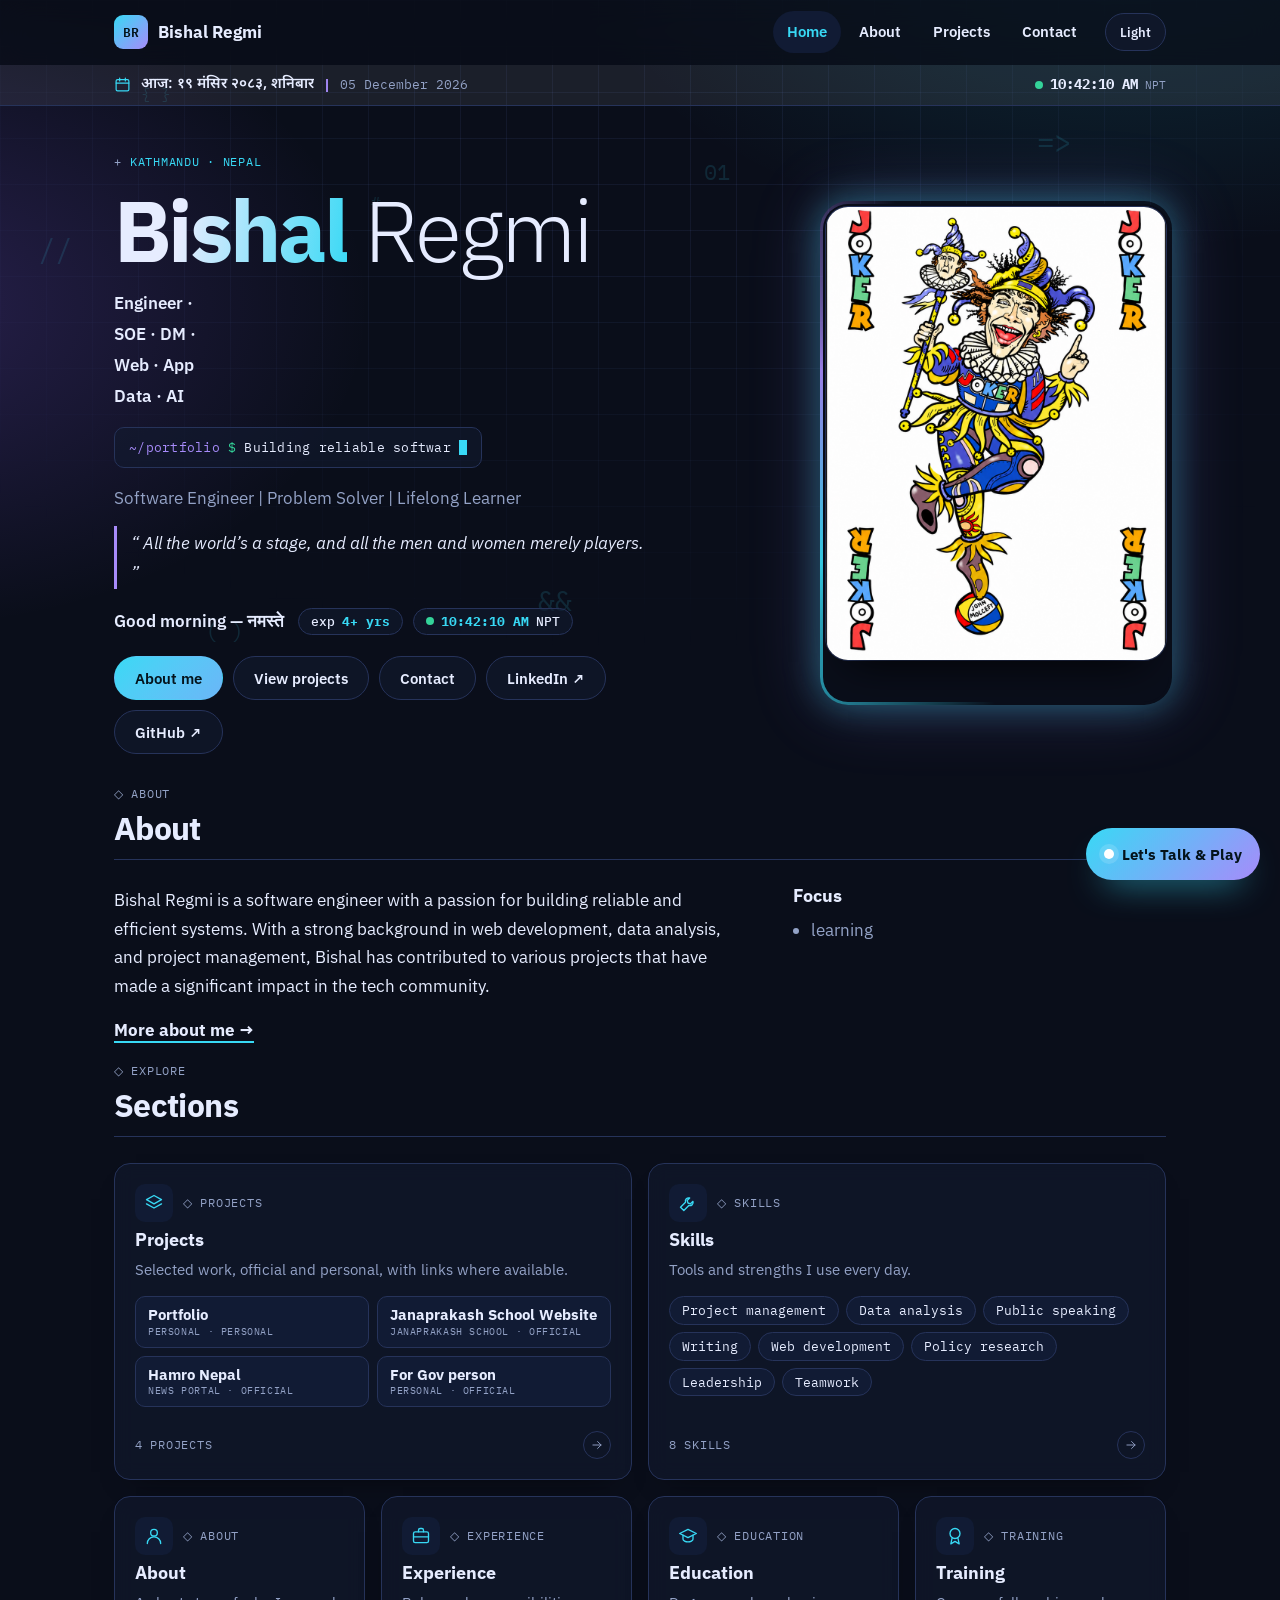
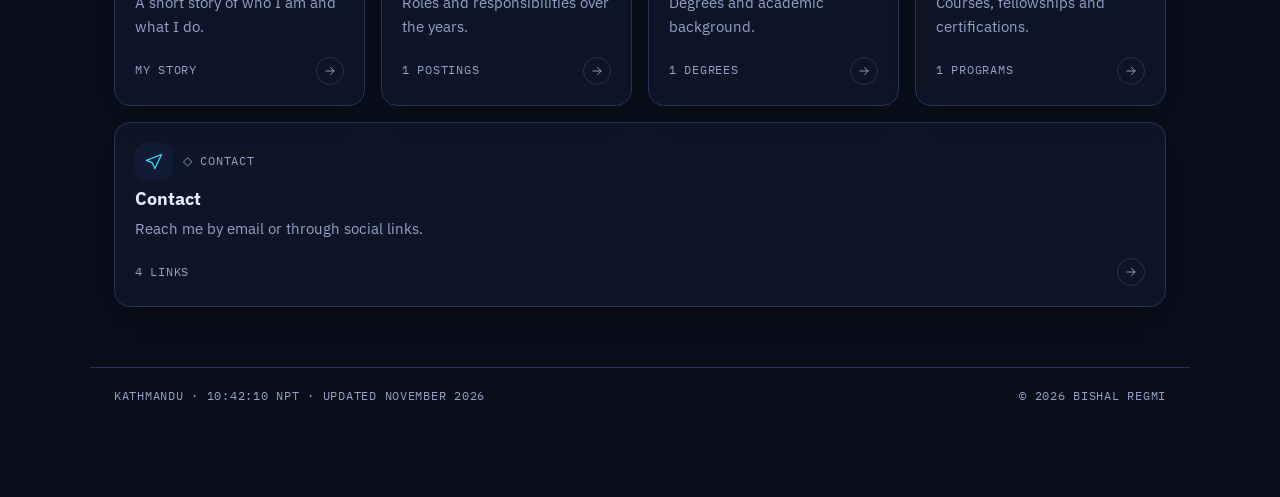
<file: index.html>
<!DOCTYPE html>
<html lang="en">

<head>
    <meta charset="utf-8">
    <meta name="viewport" content="width=device-width,initial-scale=1">
    <title>Bishal Regmi - Portfolio</title>
    <meta name="description" content="Personal portfolio: about, projects, experience and contact.">
    <meta name="theme-color" content="#0a0e1a">
    <meta property="og:title" content="Bishal Regmi - Portfolio">
    <meta property="og:description" content="Personal portfolio: about, projects, experience and contact.">
    <meta property="og:type" content="website">
    <link rel="icon" href="assets/images/logo.png" type="image/svg+xml">
    <link rel="preconnect" href="https://fonts.googleapis.com">
    <link
        href="https://fonts.googleapis.com/css2?family=IBM+Plex+Mono:wght@400;500&family=IBM+Plex+Sans:wght@300;400;600;700&family=Noto+Sans+Devanagari:wght@400;600&display=swap"
        rel="stylesheet">
    <link rel="stylesheet" href="css/style.css">
</head>

<body>
    <div id="site-header"></div>
    <main id="main">
        <div class="wrap hero" data-render="hero"></div>
        <section class="wrap" data-render="about" id="about"></section>
        <section class="wrap">
            <div class="sec-h">
                <p class="label mono">&#9671; EXPLORE</p>
                <h2>Sections</h2>
            </div>
            <div class="bento" data-render="bento"></div>
        </section>
    </main>
    <div id="site-footer"></div>
    <script src="js/data.js"></script>
    <script src="js/core.js"></script>
    <script src="js/app.js"></script>
</body>

</html>
</file>
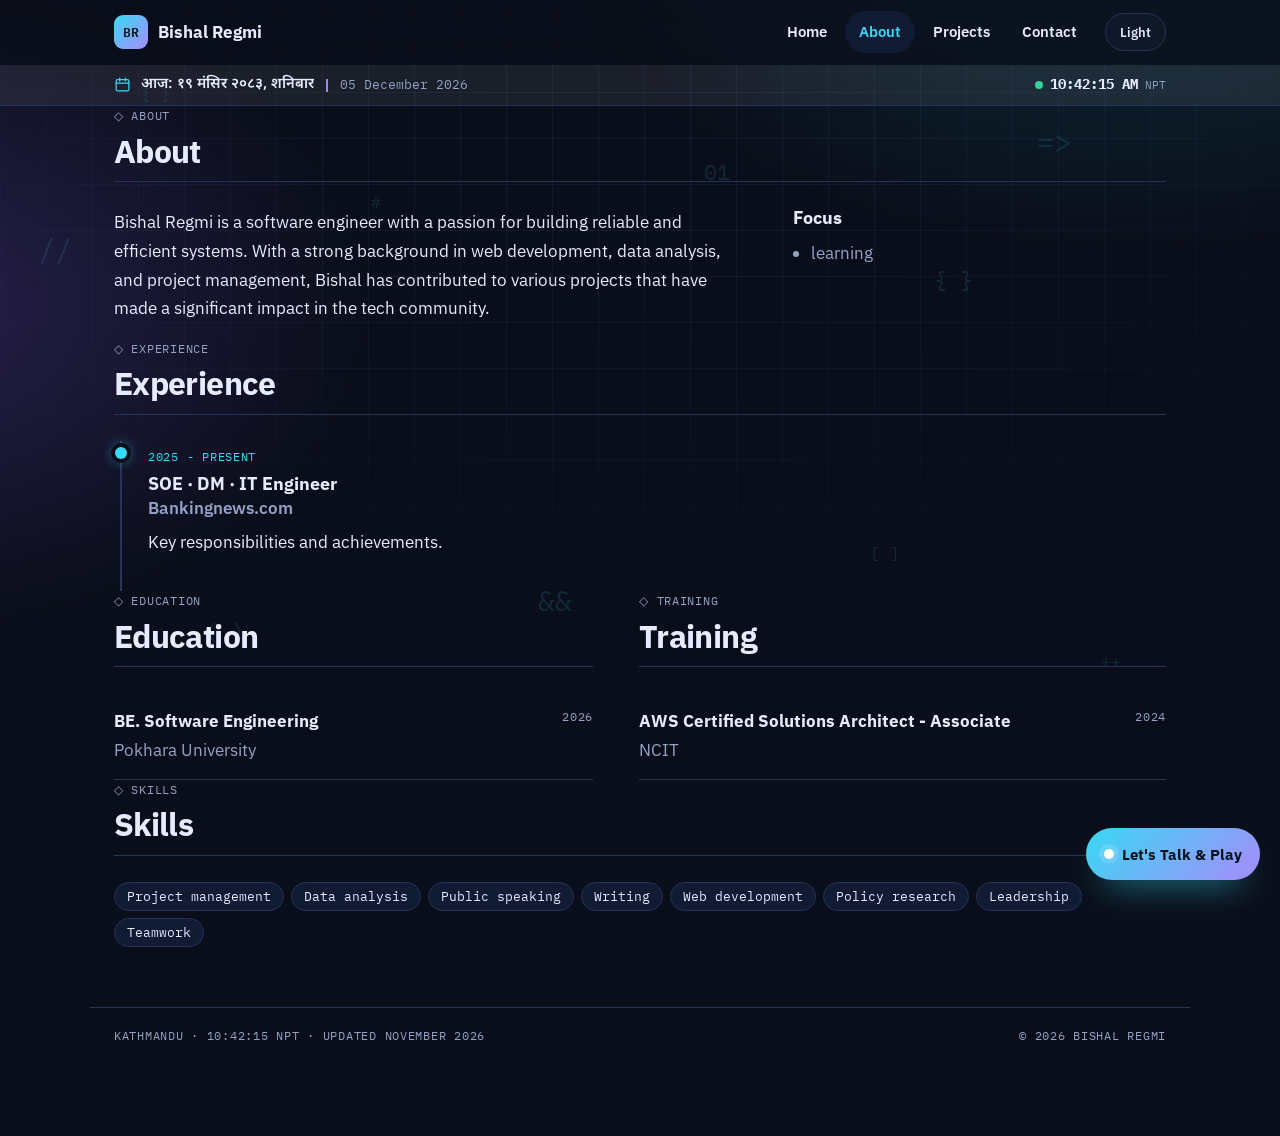
<file: about.html>
<!DOCTYPE html>
<html lang="en">

<head>
    <meta charset="utf-8">
    <meta name="viewport" content="width=device-width,initial-scale=1">
    <title>About - Bishal Regmi</title>
    <meta name="description" content="Biography, experience, education and training.">
    <meta name="theme-color" content="#0a0e1a">
    <meta property="og:title" content="About - Bishal Regmi">
    <meta property="og:description" content="Biography, experience, education and training.">
    <meta property="og:type" content="website">
    <link rel="icon" href="assets/images/favicon.svg" type="image/svg+xml">
    <link rel="preconnect" href="https://fonts.googleapis.com">
    <link
        href="https://fonts.googleapis.com/css2?family=IBM+Plex+Mono:wght@400;500&family=IBM+Plex+Sans:wght@300;400;600;700&family=Noto+Sans+Devanagari:wght@400;600&display=swap"
        rel="stylesheet">
    <link rel="stylesheet" href="css/style.css">
</head>

<body>
    <div id="site-header"></div>
    <main id="main">
        <section class="wrap" data-render="about"></section>
        <section class="wrap" id="experience">
            <div class="sec-h">
                <p class="label mono">&#9671; EXPERIENCE</p>
                <h2>Experience</h2>
            </div>
            <div class="tl" data-render="timeline"></div>
        </section>
        <section class="wrap two">
            <div id="education">
                <div class="sec-h">
                    <p class="label mono">&#9671; EDUCATION</p>
                    <h2>Education</h2>
                </div>
                <div data-render="edu"></div>
            </div>
            <div id="training">
                <div class="sec-h">
                    <p class="label mono">&#9671; TRAINING</p>
                    <h2>Training</h2>
                </div>
                <div data-render="training"></div>
            </div>
        </section>
        <section class="wrap">
            <div class="sec-h">
                <p class="label mono">&#9671; SKILLS</p>
                <h2>Skills</h2>
            </div>
            <div class="tags" data-render="skills"></div>
        </section>
    </main>
    <div id="site-footer"></div>
    <script src="js/data.js"></script>
    <script src="js/core.js"></script>
    <script src="js/app.js"></script>
</body>

</html>
</file>
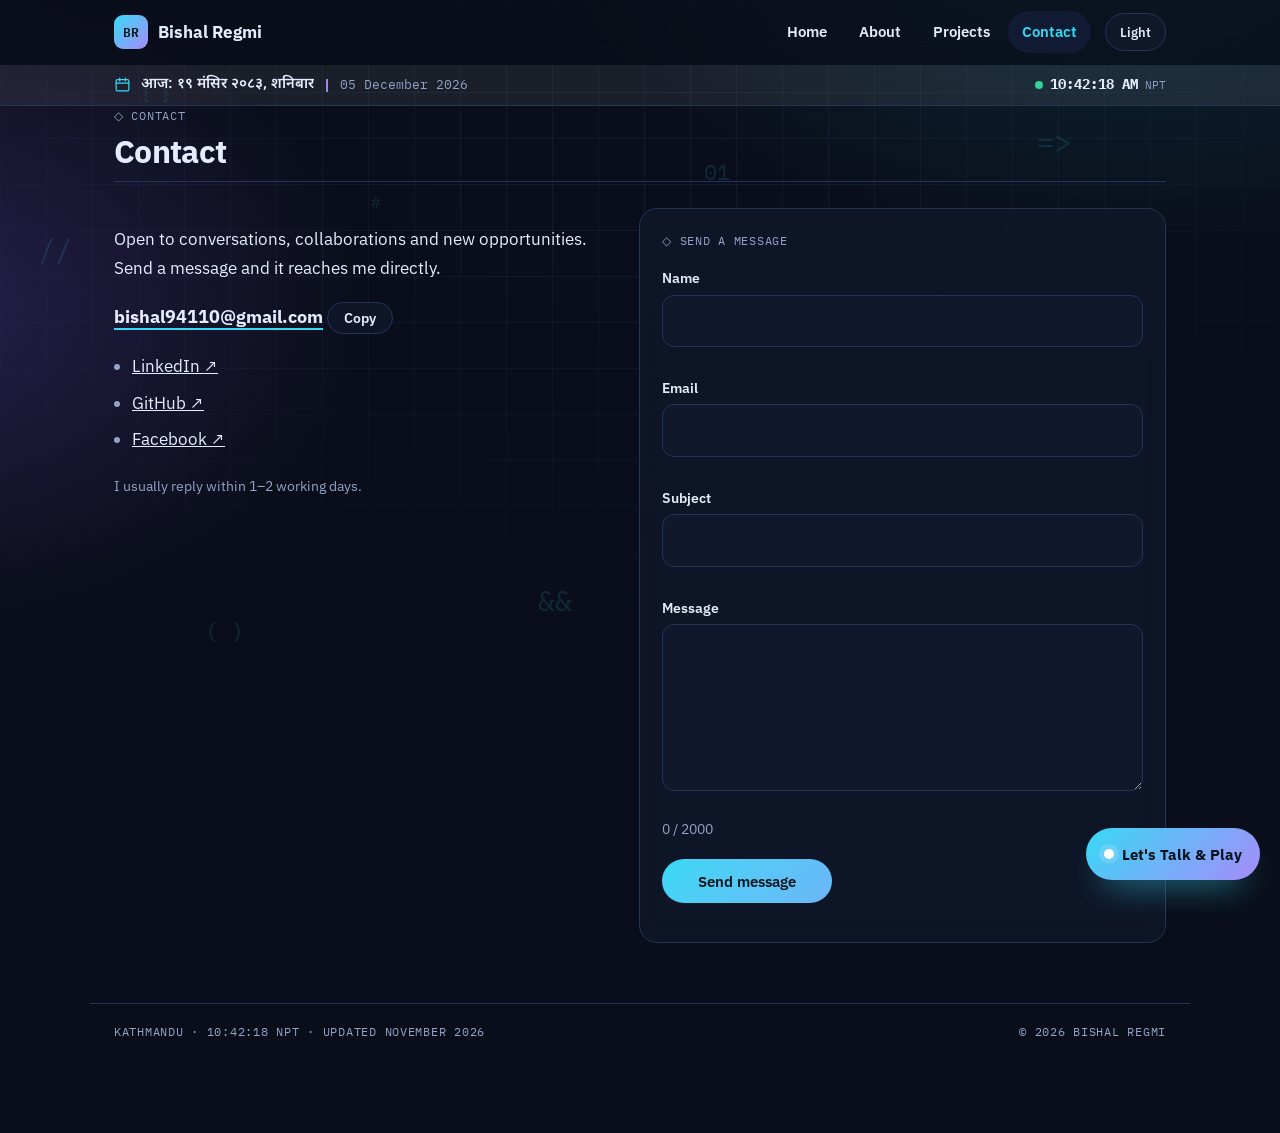
<file: contact.html>
<!DOCTYPE html>
<html lang="en">

<head>
    <meta charset="utf-8">
    <meta name="viewport" content="width=device-width,initial-scale=1">
    <title>Contact - Bishal Regmi</title>
    <meta name="description" content="Get in touch.">
    <meta name="theme-color" content="#0a0e1a">
    <meta property="og:title" content="Contact - Bishal Regmi">
    <meta property="og:description" content="Get in touch.">
    <meta property="og:type" content="website">
    <link rel="icon" href="assets/images/favicon.svg" type="image/svg+xml">
    <link rel="preconnect" href="https://fonts.googleapis.com">
    <link
        href="https://fonts.googleapis.com/css2?family=IBM+Plex+Mono:wght@400;500&family=IBM+Plex+Sans:wght@300;400;600;700&family=Noto+Sans+Devanagari:wght@400;600&display=swap"
        rel="stylesheet">
    <link rel="stylesheet" href="css/style.css">
</head>

<body>
    <div id="site-header"></div>
    <main id="main">
        <section class="wrap">
            <div class="sec-h">
                <p class="label mono">&#9671; CONTACT</p>
                <h2>Contact</h2>
            </div>
            <div class="two" data-render="contact"></div>
        </section>
    </main>
    <div id="site-footer"></div>
    <script src="js/data.js"></script>
    <script src="js/core.js"></script>
    <script src="js/app.js"></script>
</body>

</html>
</file>
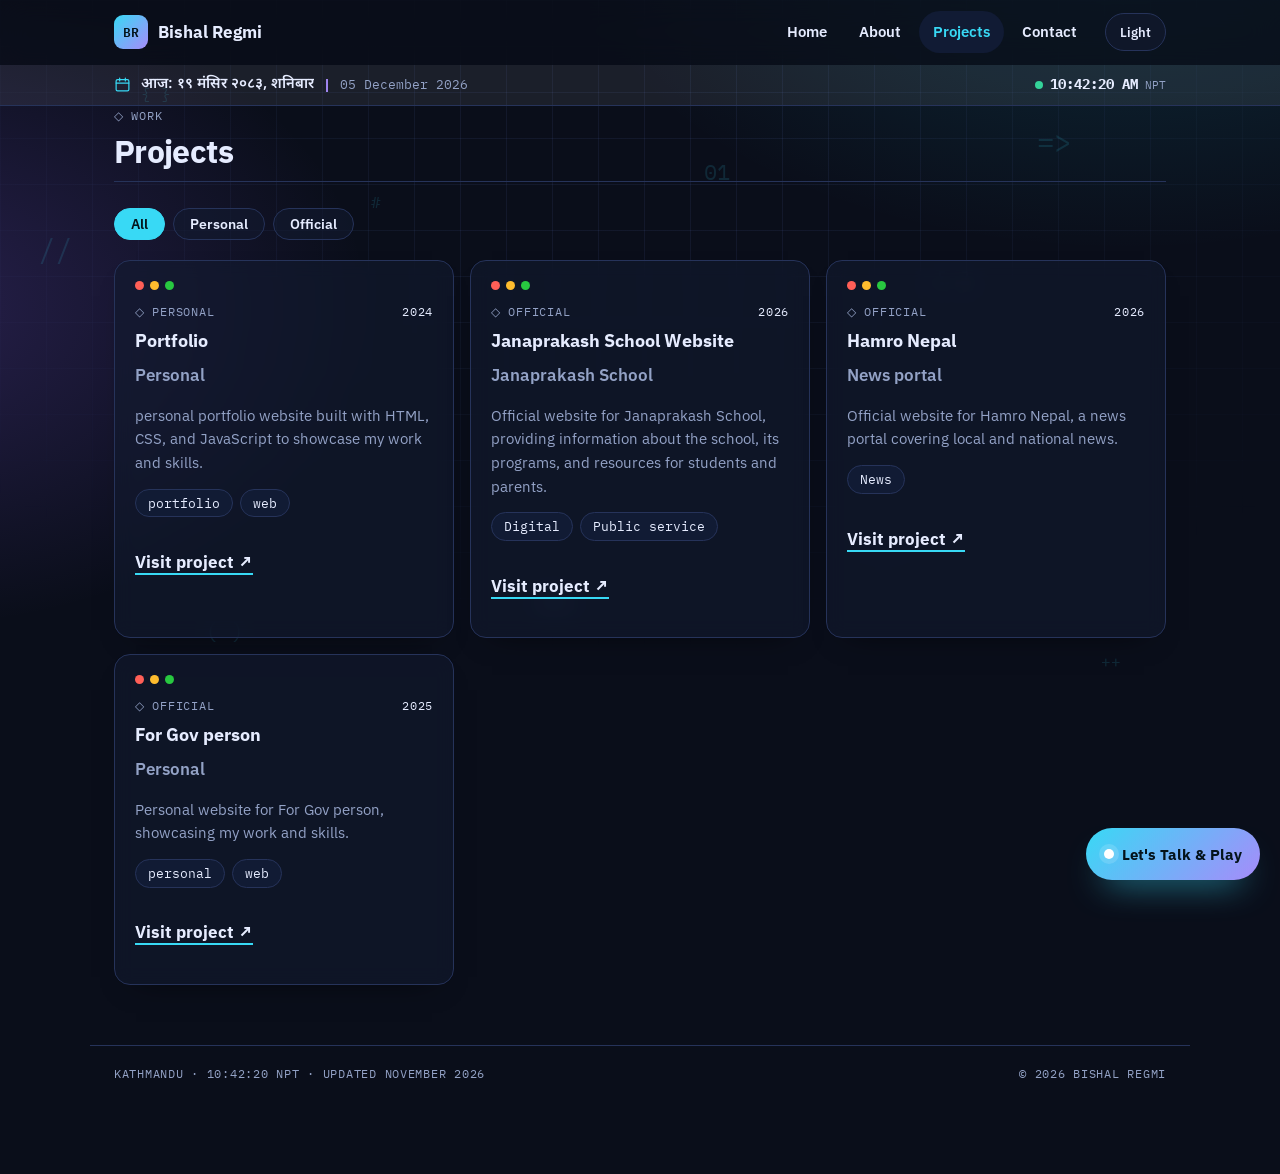
<file: projects.html>
<!DOCTYPE html>
<html lang="en">

<head>
    <meta charset="utf-8">
    <meta name="viewport" content="width=device-width,initial-scale=1">
    <title>Projects - Bishal Regmi</title>
    <meta name="description" content="Selected projects and contributions.">
    <meta name="theme-color" content="#0a0e1a">
    <meta property="og:title" content="Projects - Bishal Regmi">
    <meta property="og:description" content="Selected projects and contributions.">
    <meta property="og:type" content="website">
    <link rel="icon" href="assets/images/favicon.svg" type="image/svg+xml">
    <link rel="preconnect" href="https://fonts.googleapis.com">
    <link
        href="https://fonts.googleapis.com/css2?family=IBM+Plex+Mono:wght@400;500&family=IBM+Plex+Sans:wght@300;400;600;700&family=Noto+Sans+Devanagari:wght@400;600&display=swap"
        rel="stylesheet">
    <link rel="stylesheet" href="css/style.css">
</head>

<body>
    <div id="site-header"></div>
    <main id="main">
        <section class="wrap">
            <div class="sec-h">
                <p class="label mono">&#9671; WORK</p>
                <h2>Projects</h2>
            </div>
            <div data-render="projects"></div>
        </section>
    </main>
    <div id="site-footer"></div>
    <script src="js/data.js"></script>
    <script src="js/core.js"></script>
    <script src="js/app.js"></script>
</body>

</html>
</file>
<file: css/style.css>
/* Developer dark theme (default) + clean light variant. Colours: edit the variables below. */
:root {
    --bg: #f3f6fc;
    --card: #ffffffcc;
    --ink: #0f172a;
    --mut: #51617c;
    --line: #d5deee;
    --accent: #0b7aa6;
    --accent2: #6d4aff;
    --on: #fff;
    --ic: #e3edf8;
    --glow1: #22d3ee30;
    --glow2: #a78bfa30;
    --gridc: #0f172a10;
    --bar: #0f172a14;
    --sans: "IBM Plex Sans", system-ui, sans-serif;
    --mono: "IBM Plex Mono", ui-monospace, Consolas, monospace;
    --ne: "Noto Sans Devanagari", "Mukta", "Nirmala UI", system-ui, sans-serif;
    color-scheme: light
}

:root[data-theme=dark] {
    --bg: #0a0e1a;
    --card: #121a2f9e;
    --ink: #e6ecff;
    --mut: #93a2c6;
    --line: #26335a;
    --accent: #38d9f5;
    --accent2: #a78bfa;
    --on: #04141c;
    --ic: #111b34;
    --glow1: #22d3ee26;
    --glow2: #8b5cf63a;
    --gridc: #7c9cff14;
    --bar: #ffffff12;
    color-scheme: dark
}

* {
    box-sizing: border-box
}

html {
    scroll-behavior: smooth
}

body {
    margin: 0;
    font: 400 1.05rem/1.7 var(--sans);
    color: var(--ink);
    background: var(--bg);
    min-height: 100vh
}

img {
    max-width: 100%;
    display: block
}

a {
    color: var(--ink)
}

:focus-visible {
    outline: 3px solid var(--accent);
    outline-offset: 3px
}

.wrap {
    max-width: 1100px;
    margin: auto;
    padding: 0 24px
}

.mono {
    font-family: var(--mono);
    font-size: .76rem;
    letter-spacing: .06em;
    text-transform: uppercase
}

.muted {
    color: var(--mut)
}

.skip {
    position: absolute;
    left: -999px
}

.skip:focus {
    left: 10px;
    top: 10px;
    background: var(--accent);
    color: var(--on);
    padding: 8px 12px;
    z-index: 99
}

h1,
h2,
h3 {
    line-height: 1.15;
    margin: 0
}

h2 {
    font-size: 2rem;
    font-weight: 700;
    letter-spacing: -.02em
}

h3 {
    font-size: 1.1rem
}

/* background: grid + glows + drifting code symbols */
.bg {
    position: fixed;
    inset: 0;
    z-index: -1;
    overflow: hidden;
    pointer-events: none;
    background: radial-gradient(900px 520px at 88% -8%, var(--glow1), transparent 62%), radial-gradient(760px 520px at -8% 34%, var(--glow2), transparent 62%), var(--bg)
}

.bg:before {
    content: "";
    position: absolute;
    inset: 0;
    background-image: linear-gradient(var(--gridc) 1px, transparent 1px), linear-gradient(90deg, var(--gridc) 1px, transparent 1px);
    background-size: 46px 46px;
    -webkit-mask-image: radial-gradient(ellipse 90% 70% at 50% 18%, #000 15%, transparent 78%);
    mask-image: radial-gradient(ellipse 90% 70% at 50% 18%, #000 15%, transparent 78%)
}

.sym {
    position: absolute;
    font-family: var(--mono);
    color: var(--accent);
    opacity: .13;
    animation: drift ease-in-out infinite alternate;
    user-select: none
}

@keyframes drift {
    from {
        transform: translate(0, 0) rotate(-4deg)
    }

    to {
        transform: translate(14px, -34px) rotate(6deg)
    }
}

/* nav */
#site-header {
    position: sticky;
    top: 0;
    z-index: 50
}

.nav {
    backdrop-filter: blur(14px);
    background: color-mix(in srgb, var(--bg) 72%, transparent);
    border-bottom: 1px solid transparent;
    transition: border-color .3s, box-shadow .3s
}

.scrolled .nav {
    border-color: var(--line);
    box-shadow: 0 10px 30px -18px #000a
}

.navin {
    display: flex;
    align-items: center;
    gap: 14px;
    min-height: 64px;
    flex-wrap: wrap
}

.brand {
    display: flex;
    align-items: center;
    gap: 10px;
    font-weight: 700;
    text-decoration: none;
    margin-right: auto
}

.mono-badge {
    display: grid;
    place-items: center;
    width: 34px;
    height: 34px;
    border-radius: 9px;
    background: linear-gradient(135deg, var(--accent), var(--accent2));
    color: var(--on);
    font: 600 .8rem var(--mono)
}

.menu {
    list-style: none;
    margin: 0;
    padding: 0;
    display: flex;
    gap: 4px
}

.menu a {
    display: block;
    padding: 8px 14px;
    border-radius: 999px;
    text-decoration: none;
    font-weight: 600;
    font-size: .95rem;
    transition: background .25s, color .25s
}

.menu a:hover {
    background: var(--ic)
}

.menu a.on {
    background: var(--ic);
    color: var(--accent)
}

.menu a:active {
    transform: scale(.96)
}

.tbtn,
.burger {
    min-height: 38px;
    padding: 0 14px;
    border: 1px solid var(--line);
    background: var(--card);
    color: var(--ink);
    border-radius: 999px;
    font: 600 .82rem var(--sans);
    cursor: pointer;
    transition: border-color .2s, transform .2s
}

.tbtn:hover,
.burger:hover {
    border-color: var(--accent)
}

.tbtn:active {
    transform: scale(.95)
}

.burger {
    display: none
}

/* Nepali date ribbon (single line) */
.ribbon {
    border-bottom: 1px solid var(--line);
    background: var(--bar)
}

.rib {
    display: flex;
    justify-content: space-between;
    align-items: center;
    gap: 14px;
    min-height: 40px
}

.datebar {
    display: flex;
    align-items: center;
    gap: 10px;
    min-width: 0;
    white-space: nowrap;
    overflow: hidden;
    font-size: .92rem
}

.datebar svg {
    width: 17px;
    height: 17px;
    flex: none;
    color: var(--accent)
}

.np {
    font-family: var(--ne);
    font-weight: 600;
    color: var(--ink);
    overflow: hidden;
    text-overflow: ellipsis
}

.sep {
    color: var(--accent2);
    font-weight: 700
}

.en {
    color: var(--mut);
    font-family: var(--mono);
    font-size: .82rem
}

.rclock {
    display: flex;
    align-items: center;
    gap: 7px;
    font-family: var(--mono);
    font-size: .85rem;
    white-space: nowrap;
    color: var(--ink)
}

.rclock small {
    color: var(--mut)
}

.dot {
    display: inline-block;
    width: 8px;
    height: 8px;
    border-radius: 50%;
    background: #34d399;
    box-shadow: 0 0 0 0 #34d39988;
    animation: pulse 2s infinite
}

@keyframes pulse {
    70% {
        box-shadow: 0 0 0 7px #34d39900
    }
}

/* hero */
.hero {
    display: grid;
    grid-template-columns: 1.15fr 1fr;
    gap: 40px;
    align-items: center;
    padding-top: 46px;
    padding-bottom: 30px
}

.eyebrow {
    color: var(--accent);
    margin: 0 0 14px;
    position: relative;
    padding-left: 16px
}

.eyebrow:before {
    content: "+";
    position: absolute;
    left: 0;
    color: var(--mut)
}

.hero h1 {
    font: 300 clamp(3rem, 8.5vw, 5.4rem)/1 var(--sans);
    letter-spacing: -.035em;
    margin-bottom: 16px
}

.hero h1 b {
    font-weight: 700;
    background: linear-gradient(100deg, var(--ink) 30%, var(--accent));
    -webkit-background-clip: text;
    background-clip: text;
    color: transparent
}

.role {
    margin: .15rem 0;
    font-weight: 600
}

.term {
    display: inline-flex;
    gap: 8px;
    align-items: center;
    margin: 14px 0 4px;
    padding: 8px 14px;
    border: 1px solid var(--line);
    border-radius: 10px;
    background: var(--card);
    text-transform: none;
    letter-spacing: .02em;
    font-size: .84rem;
    max-width: 100%;
    flex-wrap: wrap
}

.term .pr {
    color: var(--accent2)
}

.term .dl {
    color: #34d399
}

.caret {
    width: 8px;
    height: 1.1em;
    background: var(--accent);
    animation: blink 1s steps(2) infinite
}

@keyframes blink {
    50% {
        opacity: 0
    }
}

.lead {
    color: var(--mut);
    margin: 12px 0;
    max-width: 520px
}

blockquote {
    margin: 14px 0;
    padding: 2px 0 2px 14px;
    border-left: 3px solid var(--accent2);
    font-style: italic;
    font-size: 1.08rem
}

.livebar {
    display: flex;
    flex-wrap: wrap;
    gap: 10px;
    align-items: center;
    margin: 18px 0 6px
}

.greet {
    font-weight: 600;
    margin-right: 4px
}

.chip2 {
    display: inline-flex;
    align-items: center;
    gap: 7px;
    padding: 4px 12px;
    border: 1px solid var(--line);
    border-radius: 999px;
    background: var(--card);
    font: 500 .8rem var(--mono)
}

.chip2 b {
    color: var(--accent)
}

.pills {
    display: flex;
    flex-wrap: wrap;
    gap: 10px;
    margin-top: 20px
}

.pill {
    display: inline-flex;
    align-items: center;
    justify-content: center;
    gap: 6px;
    padding: 11px 20px;
    border: 1px solid var(--line);
    border-radius: 999px;
    background: var(--card);
    color: var(--ink);
    text-decoration: none;
    font: 600 .95rem var(--sans);
    cursor: pointer;
    min-height: 44px;
    backdrop-filter: blur(6px);
    transition: transform .25s, border-color .25s, box-shadow .25s
}

.pill:hover {
    transform: translateY(-2px);
    border-color: var(--accent);
    box-shadow: 0 10px 22px -12px var(--accent)
}

.pill:active {
    transform: scale(.97)
}

.pill.pri {
    background: linear-gradient(135deg, var(--accent), color-mix(in srgb, var(--accent) 55%, var(--accent2)));
    color: var(--on);
    border-color: transparent
}

/* profile flip card + animated ring */
.portrait {
    position: relative;
    width: min(100%, 340px);
    margin-left: auto
}

.ring {
    position: absolute;
    inset: -6px;
    border-radius: 28px;
    pointer-events: none
}

.ring .glow {
    position: absolute;
    inset: 0;
    border-radius: 28px;
    box-shadow: 0 0 34px color-mix(in srgb, var(--accent) 38%, transparent), 0 0 70px color-mix(in srgb, var(--accent2) 24%, transparent);
    animation: breathe 4.5s ease-in-out infinite
}

@keyframes breathe {
    50% {
        opacity: .55
    }
}

.ring .clip {
    position: absolute;
    inset: 0;
    border-radius: 28px;
    overflow: hidden
}

.ring .spin {
    position: absolute;
    inset: -70%;
    background: conic-gradient(from 0deg, transparent 0 50%, var(--accent) 66%, var(--accent2) 82%, transparent 94%);
    animation: rot 6s linear infinite
}

@keyframes rot {
    to {
        transform: rotate(360deg)
    }
}

.ring .clip:after {
    content: "";
    position: absolute;
    inset: 3px;
    border-radius: 25px;
    background: var(--bg)
}

.flip {
    position: relative;
    width: 100%;
    aspect-ratio: 3/4;
    perspective: 1200px;
    cursor: pointer;
    -webkit-tap-highlight-color: transparent;
    border-radius: 22px;
    transition: transform .5s
}

.flip:hover {
    transform: translateY(-4px)
}

.flip:focus-visible {
    outline-offset: 10px
}

.tilt {
    position: absolute;
    inset: 0;
    transform-style: preserve-3d;
    transition: transform .2s ease-out
}

.flip-inner {
    position: absolute;
    inset: 0;
    transform-style: preserve-3d;
    transition: transform .95s cubic-bezier(.45, .05, .25, 1.15)
}

.flip.flipped .flip-inner {
    transform: rotateY(180deg)
}

.flip.flipping {
    transform: scale(1.04) translateY(-6px)
}

.face {
    position: absolute;
    inset: 0;
    border-radius: 22px;
    overflow: hidden;
    backface-visibility: hidden;
    -webkit-backface-visibility: hidden;
    box-shadow: 0 24px 40px -22px #000d, 0 0 0 1px var(--line);
    background: transparent
}

.face.back {
    transform: rotateY(180deg);
    background: transparent
}

.face.front svg {
    width: 100%;
    height: 100%;
    display: block
}

.face.front {
    background: linear-gradient(160deg, var(--ic), var(--bg))
}

.face .card-image {
    position: absolute;
    inset: 0;
    display: block;
    width: 100%;
    height: 100%;
    object-fit: cover;
    object-position: center
}

.face:after {
    content: "";
    position: absolute;
    inset: 0;
    background: linear-gradient(115deg, transparent 38%, #ffffff40 50%, transparent 62%);
    transform: translateX(-120%);
    transition: transform .9s;
    pointer-events: none
}

.flip:hover .face:after {
    transform: translateX(120%)
}

.hint {
    text-align: center;
    color: var(--mut);
    margin: 20px 0 0;
    font-size: .68rem
}

@keyframes up {
    from {
        opacity: 0;
        transform: translateY(18px)
    }
}

.hero-text>* {
    animation: up .8s both
}

.hero-text>:nth-child(2) {
    animation-delay: .08s
}

.hero-text>:nth-child(3) {
    animation-delay: .14s
}

.hero-text>:nth-child(4) {
    animation-delay: .2s
}

.hero-text>:nth-child(5) {
    animation-delay: .26s
}

.hero-text>:nth-child(n+6) {
    animation-delay: .32s
}

.portrait {
    animation: up 1s .2s both
}

/* sections */
section {
    padding: 46px 0
}

.sec-h {
    border-bottom: 1px solid var(--line);
    padding-bottom: 12px;
    margin-bottom: 26px
}

.label {
    color: var(--mut);
    margin: 0 0 6px;
    display: block
}

.about-grid {
    display: grid;
    grid-template-columns: 1.7fr 1fr;
    gap: 46px
}

.about-grid p {
    margin: 0 0 16px
}

.more {
    font-weight: 700;
    text-decoration: none;
    border-bottom: 2px solid var(--accent);
    transition: color .2s
}

.more:hover {
    color: var(--accent)
}

.focus {
    padding-left: 18px;
    margin: 10px 0
}

.focus li {
    margin: 8px 0;
    color: var(--mut)
}

.focus a {
    color: var(--ink)
}

.bento {
    display: grid;
    grid-template-columns: repeat(4, 1fr);
    gap: 16px
}

.card {
    position: relative;
    background: var(--card);
    border: 1px solid var(--line);
    border-radius: 16px;
    padding: 20px;
    display: flex;
    flex-direction: column;
    gap: 8px;
    backdrop-filter: blur(10px);
    box-shadow: 0 14px 30px -22px #000c;
    transition: transform .3s, box-shadow .3s, border-color .3s
}

.card:hover {
    transform: translateY(-4px);
    border-color: var(--accent);
    box-shadow: 0 18px 40px -20px color-mix(in srgb, var(--accent) 55%, transparent)
}

.card:active {
    transform: translateY(-1px)
}

.span2 {
    grid-column: span 2
}

.span4 {
    grid-column: span 4
}

.chead {
    display: flex;
    align-items: center;
    gap: 10px;
    justify-content: space-between
}

.ibox {
    display: grid;
    place-items: center;
    width: 38px;
    height: 38px;
    border-radius: 10px;
    background: var(--ic);
    color: var(--accent)
}

.ibox svg {
    width: 20px;
    height: 20px
}

.chead .label {
    margin: 0;
    flex: 1
}

.card h3 a {
    text-decoration: none
}

.stretch:after {
    content: "";
    position: absolute;
    inset: 0;
    border-radius: 16px
}

.cdesc {
    margin: 0;
    color: var(--mut);
    font-size: .95rem;
    line-height: 1.55
}

.minis {
    display: grid;
    grid-template-columns: 1fr 1fr;
    gap: 8px;
    margin: 6px 0
}

.mini {
    border: 1px solid var(--line);
    border-radius: 10px;
    padding: 8px 12px;
    background: var(--ic);
    display: flex;
    flex-direction: column;
    line-height: 1.35
}

.mini b {
    font-size: .92rem
}

.mini .mono {
    font-size: .64rem;
    color: var(--mut)
}

.cfoot {
    margin-top: auto;
    display: flex;
    justify-content: space-between;
    align-items: center;
    padding-top: 10px;
    color: var(--mut)
}

.go {
    display: grid;
    place-items: center;
    width: 28px;
    height: 28px;
    border: 1px solid var(--line);
    border-radius: 50%;
    transition: transform .3s, background .3s, color .3s
}

.go svg {
    width: 14px;
    height: 14px
}

.card:hover .go {
    transform: translateX(4px);
    background: var(--accent);
    color: var(--on);
    border-color: var(--accent)
}

.dots {
    display: flex;
    gap: 6px;
    margin-bottom: 4px
}

.dots i {
    width: 9px;
    height: 9px;
    border-radius: 50%;
    background: #ff5f57
}

.dots i:nth-child(2) {
    background: #febc2e
}

.dots i:nth-child(3) {
    background: #28c840
}

.tags {
    display: flex;
    flex-wrap: wrap;
    gap: 7px;
    margin: 6px 0
}

.tg {
    border: 1px solid var(--line);
    background: var(--ic);
    border-radius: 999px;
    padding: 2px 12px;
    font-size: .84rem;
    font-family: var(--mono)
}

.tl {
    border-left: 2px solid var(--line);
    margin-left: 6px;
    padding-left: 26px
}

.tl>div {
    position: relative;
    padding-bottom: 28px
}

.tl>div:before {
    content: "";
    position: absolute;
    left: -33px;
    top: 6px;
    width: 12px;
    height: 12px;
    border-radius: 50%;
    background: var(--accent);
    box-shadow: 0 0 0 4px var(--bg), 0 0 14px var(--accent)
}

.tl .mono {
    color: var(--accent)
}

.tl h3 {
    margin: 4px 0 0
}

.org {
    margin: 2px 0 6px;
    color: var(--mut);
    font-weight: 600
}

.tl p {
    margin: 0 0 6px
}

.rowi {
    display: flex;
    justify-content: space-between;
    gap: 16px;
    border-bottom: 1px solid var(--line);
    padding: 14px 0;
    align-items: flex-start;
    transition: padding .25s
}

.rowi:hover {
    padding-left: 8px
}

.rowi .mono {
    color: var(--mut);
    white-space: nowrap
}

.chips {
    display: flex;
    gap: 8px;
    flex-wrap: wrap;
    margin-bottom: 20px
}

.chip {
    border: 1px solid var(--line);
    background: var(--card);
    color: var(--ink);
    border-radius: 999px;
    padding: 6px 16px;
    font: 600 .85rem var(--sans);
    cursor: pointer;
    transition: background .2s, transform .2s
}

.chip.on,
.chip:hover {
    background: var(--accent);
    color: var(--on);
    border-color: var(--accent)
}

.chip:active {
    transform: scale(.95)
}

.pgrid {
    display: grid;
    grid-template-columns: repeat(auto-fill, minmax(300px, 1fr));
    gap: 16px
}

/* contact */
.two {
    display: grid;
    grid-template-columns: 1fr 1.1fr;
    gap: 46px
}

.mailline {
    font-size: 1.15rem;
    word-break: break-word
}

label {
    display: block;
    font-weight: 600;
    margin: 14px 0 4px;
    font-size: .9rem
}

input,
textarea {
    font: inherit;
    width: 100%;
    padding: 11px 14px;
    border: 1px solid var(--line);
    border-radius: 12px;
    background: var(--card);
    color: var(--ink);
    transition: border-color .2s, box-shadow .2s
}

input:focus,
textarea:focus {
    outline: none;
    border-color: var(--accent);
    box-shadow: 0 0 0 3px color-mix(in srgb, var(--accent) 30%, transparent)
}

input[aria-invalid=true],
textarea[aria-invalid=true] {
    border-color: #f87171
}

.err {
    display: block;
    color: #f87171;
    font-size: .84rem;
    min-height: 1.1em
}

.hp {
    position: absolute;
    left: -9999px
}

.cform {
    padding: 22px;
    border: 1px solid var(--line);
    border-radius: 18px;
    background: var(--card);
    backdrop-filter: blur(10px)
}

.sbtn {
    position: relative;
    min-width: 170px
}

.sbtn[disabled] {
    opacity: .8;
    cursor: progress
}

.spinner {
    display: none;
    width: 16px;
    height: 16px;
    border: 2px solid currentColor;
    border-right-color: transparent;
    border-radius: 50%;
    animation: rot .7s linear infinite
}

.sbtn.loading .spinner {
    display: inline-block
}

.fstat {
    margin-top: 6px;
    padding: 0
}

.fstat.ok,
.fstat.bad {
    padding: 12px 14px;
    border-radius: 10px;
    border-left: 4px solid
}

.fstat.ok {
    background: #34d3991f;
    border-color: #34d399
}

.fstat.bad {
    background: #f871711f;
    border-color: #f87171
}

#toasts {
    position: fixed;
    top: 78px;
    right: 16px;
    z-index: 100;
    display: flex;
    flex-direction: column;
    gap: 10px;
    width: min(360px, calc(100vw - 32px))
}

.toast {
    position: relative;
    display: flex;
    flex-direction: column;
    gap: 2px;
    padding: 12px 38px 12px 16px;
    border-radius: 12px;
    background: var(--bg);
    border: 1px solid var(--line);
    border-left: 4px solid var(--accent);
    box-shadow: 0 18px 40px -16px #000d;
    animation: tin .4s both;
    backdrop-filter: blur(10px)
}

.toast.success {
    border-left-color: #34d399
}

.toast.error {
    border-left-color: #f87171
}

.toast span {
    color: var(--mut);
    font-size: .9rem
}

.toast button {
    position: absolute;
    top: 6px;
    right: 8px;
    border: 0;
    background: none;
    color: var(--mut);
    font-size: 1.3rem;
    cursor: pointer
}

.toast.out {
    opacity: 0;
    transform: translateX(30px);
    transition: .35s
}

@keyframes tin {
    from {
        opacity: 0;
        transform: translateX(40px)
    }
}

.foot-site {
    display: flex;
    justify-content: space-between;
    gap: 14px;
    flex-wrap: wrap;
    border-top: 1px solid var(--line);
    margin-top: 60px;
    padding-top: 18px;
    padding-bottom: 90px;
    color: var(--mut)
}

.foot-site p {
    margin: 0
}

.fab {
    position: fixed;
    right: 20px;
    bottom: 20px;
    z-index: 40;
    display: flex;
    align-items: center;
    gap: 8px;
    padding: 12px 20px;
    border-radius: 999px;
    background: var(--card);
    border: 1px solid var(--accent);
    backdrop-filter: blur(10px);
    color: var(--ink);
    text-decoration: none;
    font-weight: 600;
    box-shadow: 0 10px 26px -12px var(--accent);
    transition: transform .25s
}

.fab:hover {
    transform: translateY(-3px)
}

.fab:active {
    transform: scale(.96)
}

.fab i {
    width: 9px;
    height: 9px;
    border-radius: 50%;
    background: #34d399;
    animation: pulse 2s infinite
}

.rv {
    opacity: 0;
    transform: translateY(20px);
    transition: opacity .7s, transform .7s
}

.rv.in {
    opacity: 1;
    transform: none
}

.nf {
    text-align: center;
    padding: 120px 0
}

.nf h1 {
    font-size: 5rem
}

@media(max-width:900px) {

    .hero,
    .about-grid,
    .two {
        grid-template-columns: 1fr
    }

    .portrait {
        margin: 0 auto;
        order: -1
    }

    .bento {
        grid-template-columns: 1fr 1fr
    }

    .span4 {
        grid-column: span 2
    }

    .burger {
        display: block
    }

    .menu {
        display: none;
        flex-direction: column;
        width: 100%
    }

    .menu.open {
        display: flex
    }

    .navin nav {
        order: 5;
        width: 100%
    }
}

@media(max-width:560px) {
    .bento {
        grid-template-columns: 1fr
    }

    .span2,
    .span4 {
        grid-column: auto
    }

    .minis {
        grid-template-columns: 1fr
    }

    .rowi {
        flex-direction: column;
        gap: 4px
    }

    .datebar {
        font-size: .8rem;
        gap: 7px
    }

    .datebar svg,
    .rclock small,
    .en {
        display: none
    }

    .rib {
        gap: 8px
    }

    #toasts {
        top: 70px
    }

    .hero {
        padding-top: 30px
    }
}

@media(prefers-reduced-motion:reduce) {

    *,
    *:before,
    *:after {
        animation: none !important;
        transition: none !important
    }

    .rv {
        opacity: 1;
        transform: none
    }

    .sym {
        display: none
    }

    .flip-inner {
        transition: transform .01s !important
    }
}

@media print {

    .nav,
    .fab,
    .pills,
    .tbtn,
    .ribbon,
    .bg,
    #toasts,
    #site-footer {
        display: none
    }

    body {
        background: #fff;
        color: #000
    }
}

/* Let's Talk assistant */
.talk-panel {
    position: fixed;
    right: 24px;
    bottom: 88px;
    width: min(390px, calc(100vw - 48px));
    max-height: min(760px, calc(100vh - 110px));
    max-height: min(760px, calc(100dvh - 110px));
    display: flex;
    flex-direction: column;
    background: color-mix(in srgb, var(--card) 88%, transparent);
    backdrop-filter: blur(16px);
    border: 1px solid var(--line);
    border-radius: 18px;
    box-shadow: 0 20px 40px rgba(15, 23, 42, .28);
    overflow: hidden;
    z-index: 90;
    transition: transform .25s ease, opacity .25s ease
}

.talk-panel.hidden {
    display: none
}

.talk-panel.minimized .talk-body,
.talk-panel.minimized .talk-input {
    display: none
}

.talk-panel.minimized {
    max-height: 58px
}

.talk-header {
    display: flex;
    justify-content: space-between;
    align-items: center;
    padding: 12px 14px;
    border-bottom: 1px solid var(--line);
    background: rgba(15, 23, 42, .12)
}

.talk-header p,
.talk-header h3 {
    margin: 0
}

.talk-header p {
    color: var(--accent);
    font-size: .7rem
}

.talk-actions {
    display: flex;
    gap: 8px
}

.mini-btn {
    width: 28px;
    height: 28px;
    border-radius: 8px;
    border: 1px solid var(--line);
    background: transparent;
    color: var(--ink);
    cursor: pointer
}

.talk-body {
    padding: 12px 12px 8px;
    display: flex;
    flex-direction: column;
    gap: 12px;
    overflow: auto
}

.welcome {
    padding: 10px 12px;
    border-radius: 12px;
    background: linear-gradient(135deg, var(--accent), var(--accent2));
    color: var(--on);
    font-size: .88rem
}

.quick-replies {
    display: flex;
    flex-wrap: wrap;
    gap: 8px
}

.quick-btn {
    padding: 6px 10px;
    border: 1px solid var(--line);
    border-radius: 999px;
    background: var(--card);
    color: var(--ink);
    font: 600 .75rem var(--sans);
    cursor: pointer
}

.quick-btn.play-btn {
    background: linear-gradient(135deg, var(--accent), var(--accent2));
    border-color: transparent;
    color: var(--on)
}

.game-launcher {
    border: 1px solid var(--line);
    border-radius: 14px;
    background: linear-gradient(145deg, color-mix(in srgb, var(--accent) 10%, var(--card)), var(--card));
    padding: 12px;
    box-shadow: inset 0 1px 0 #ffffff12
}

.game-launcher.hidden {
    display: none
}

.game-launcher-head {
    display: flex;
    justify-content: space-between;
    align-items: center;
    margin-bottom: 10px;
    color: var(--mut);
    font-size: .7rem;
    letter-spacing: .05em
}

.game-launcher-grid {
    display: grid;
    grid-template-columns: repeat(2, minmax(0, 1fr));
    gap: 8px
}

.game-launch-btn {
    min-height: 58px;
    padding: 10px;
    border-radius: 12px;
    border: 1px solid var(--line);
    background: color-mix(in srgb, var(--card) 86%, var(--accent));
    color: var(--ink);
    font: 600 .82rem var(--sans);
    cursor: pointer;
    transition: transform .2s, border-color .2s, box-shadow .2s
}

.game-launch-btn:hover {
    transform: translateY(-2px);
    border-color: var(--accent);
    box-shadow: 0 10px 24px -16px var(--accent)
}

.game-launch-btn span {
    color: var(--accent);
    margin-right: 4px
}

.game-console.hidden {
    display: none
}

.talk-panel.playing .welcome,
.talk-panel.playing .quick-replies,
.talk-panel.playing .chat-log,
.talk-panel.playing .talk-input {
    display: none
}

.talk-panel.playing .talk-body {
    padding: 10px;
    overflow: hidden
}

.game-console {
    border: 1px solid var(--line);
    border-radius: 16px;
    padding: 10px;
    background: linear-gradient(150deg, color-mix(in srgb, var(--accent) 8%, var(--card)), var(--card));
    box-shadow: 0 14px 32px -22px #000d, inset 0 1px 0 #ffffff12
}

.game-console-top {
    display: grid;
    grid-template-columns: 34px 1fr 34px;
    align-items: center;
    gap: 8px;
    margin-bottom: 10px
}

.game-console-heading {
    min-width: 0;
    text-align: center
}

.game-console-heading .mono {
    color: var(--accent);
    font-size: .58rem
}

.game-console-title {
    overflow: hidden;
    text-overflow: ellipsis;
    white-space: nowrap;
    font-size: .95rem
}

.game-back,
.game-restart {
    width: 34px;
    height: 34px;
    border: 1px solid var(--line);
    border-radius: 10px;
    background: var(--card);
    color: var(--ink);
    font: 600 1rem var(--sans);
    cursor: pointer
}

.game-console-tabs {
    display: grid;
    grid-template-columns: 1fr 1fr;
    gap: 6px;
    margin-bottom: 8px;
    padding: 3px;
    border-radius: 11px;
    background: color-mix(in srgb, var(--bg) 78%, transparent)
}

.game-tab {
    min-height: 32px;
    border: 0;
    border-radius: 8px;
    background: transparent;
    color: var(--mut);
    font: 600 .72rem var(--sans);
    cursor: pointer
}

.game-tab.active {
    background: var(--ic);
    color: var(--accent);
    box-shadow: 0 1px 4px #0002
}

.game-console canvas {
    display: block;
    width: 100%;
    aspect-ratio: 1;
    border: 1px solid #ffffff20;
    border-radius: 12px;
    background: #101c36;
    touch-action: none;
    outline-offset: 3px
}

.game-console-hint {
    min-height: 1.4em;
    margin: 8px 0;
    color: var(--mut);
    text-align: center;
    font-size: .72rem;
    line-height: 1.4
}

.game-console-status {
    margin: -4px 0 8px;
    color: var(--mut);
    text-align: center;
    font: .64rem var(--mono)
}

.game-action {
    width: 100%;
    min-height: 38px;
    border: 1px solid transparent;
    border-radius: 10px;
    background: linear-gradient(135deg, var(--accent), var(--accent2));
    color: var(--on);
    font: 700 .76rem var(--mono);
    cursor: pointer
}

.game-action span {
    margin-left: 6px;
    opacity: .7;
    font-size: .64rem
}

.game-console[data-game="basketball"] .game-action {
    display: none
}

.chat-log {
    display: flex;
    flex-direction: column;
    gap: 10px;
    max-height: 220px;
    overflow: auto;
    padding-right: 4px
}

.chat-row {
    padding: 8px 10px;
    border-radius: 12px;
    max-width: 86%;
    font-size: .86rem;
    line-height: 1.5
}

.chat-row.user {
    margin-left: auto;
    background: linear-gradient(135deg, var(--accent), var(--accent2));
    color: var(--on)
}

.chat-row.bot {
    background: var(--ic);
    color: var(--ink);
    border: 1px solid var(--line)
}

.talk-input {
    display: flex;
    gap: 8px;
    padding: 12px;
    border-top: 1px solid var(--line);
    background: rgba(15, 23, 42, .08)
}

.talk-input input {
    flex: 1;
    border: 1px solid var(--line);
    border-radius: 10px;
    background: rgba(255, 255, 255, .04);
    color: var(--ink);
    padding: 10px 12px;
    font: inherit
}

.talk-input button,
#assistantSend {
    border: none;
    border-radius: 10px;
    background: linear-gradient(135deg, var(--accent), var(--accent2));
    color: var(--on);
    padding: 10px 14px;
    font: 600 .82rem var(--sans);
    cursor: pointer
}

.fab {
    position: fixed;
    right: 20px;
    bottom: 20px;
    display: inline-flex;
    align-items: center;
    justify-content: center;
    gap: 8px;
    z-index: 60;
    padding: 0 18px;
    border: none;
    border-radius: 999px;
    height: 52px;
    background: linear-gradient(135deg, var(--accent), var(--accent2));
    color: var(--on);
    font: 700 .95rem var(--sans);
    box-shadow: 0 18px 35px -18px rgba(56, 217, 245, .8);
    cursor: pointer
}

.fab i {
    width: 10px;
    height: 10px;
    border-radius: 50%;
    background: #fff;
    box-shadow: 0 0 0 5px rgba(255, 255, 255, .14)
}

@media (max-width:680px) {
    .talk-panel {
        right: 10px;
        bottom: 74px;
        width: min(390px, calc(100vw - 40px));
        max-height: calc(100vh - 90px);
        max-height: calc(100dvh - 90px)
    }

    .fab {
        right: 12px;
        bottom: 14px
    }

}
</file>
